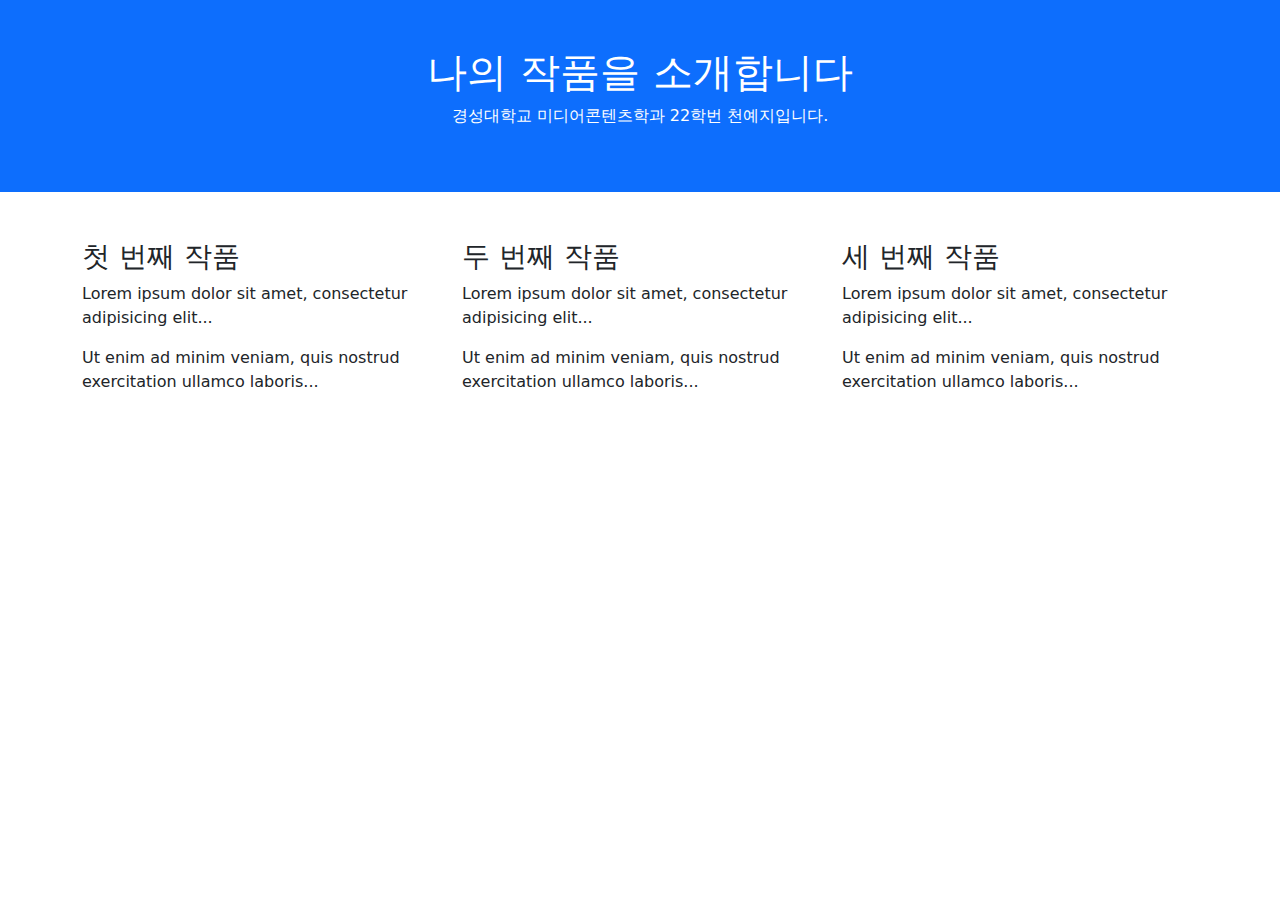
<file: index.html>
<!DOCTYPE html>
<html>
<head>
  <title>Bootstrap 5 Example</title>
  <meta charset="utf-8">
  <meta name="viewport" content="width=device-width, initial-scale=1">
  <link href="https://cdn.jsdelivr.net/npm/bootstrap@5.3.3/dist/css/bootstrap.min.css" rel="stylesheet">
  <script src="https://cdn.jsdelivr.net/npm/bootstrap@5.3.3/dist/js/bootstrap.bundle.min.js"></script>
</head>
<body>

<div class="container-fluid p-5 bg-primary text-white text-center">
  <h1>나의 작품을 소개합니다</h1>
  <p>경성대학교 미디어콘텐츠학과 22학번 천예지입니다.</p> 
</div>
  
<div class="container mt-5">
  <div class="row">
    <div class="col-sm-4">
      <h3>첫 번째 작품</h3>
      <p>Lorem ipsum dolor sit amet, consectetur adipisicing elit...</p>
      <p>Ut enim ad minim veniam, quis nostrud exercitation ullamco laboris...</p>
    </div>
    <div class="col-sm-4">
      <h3>두 번째 작품</h3>
      <p>Lorem ipsum dolor sit amet, consectetur adipisicing elit...</p>
      <p>Ut enim ad minim veniam, quis nostrud exercitation ullamco laboris...</p>
    </div>
    <div class="col-sm-4">
      <h3>세 번째 작품</h3>        
      <p>Lorem ipsum dolor sit amet, consectetur adipisicing elit...</p>
      <p>Ut enim ad minim veniam, quis nostrud exercitation ullamco laboris...</p>
    </div>
  </div>
</div>

</body>
</html>
</file>
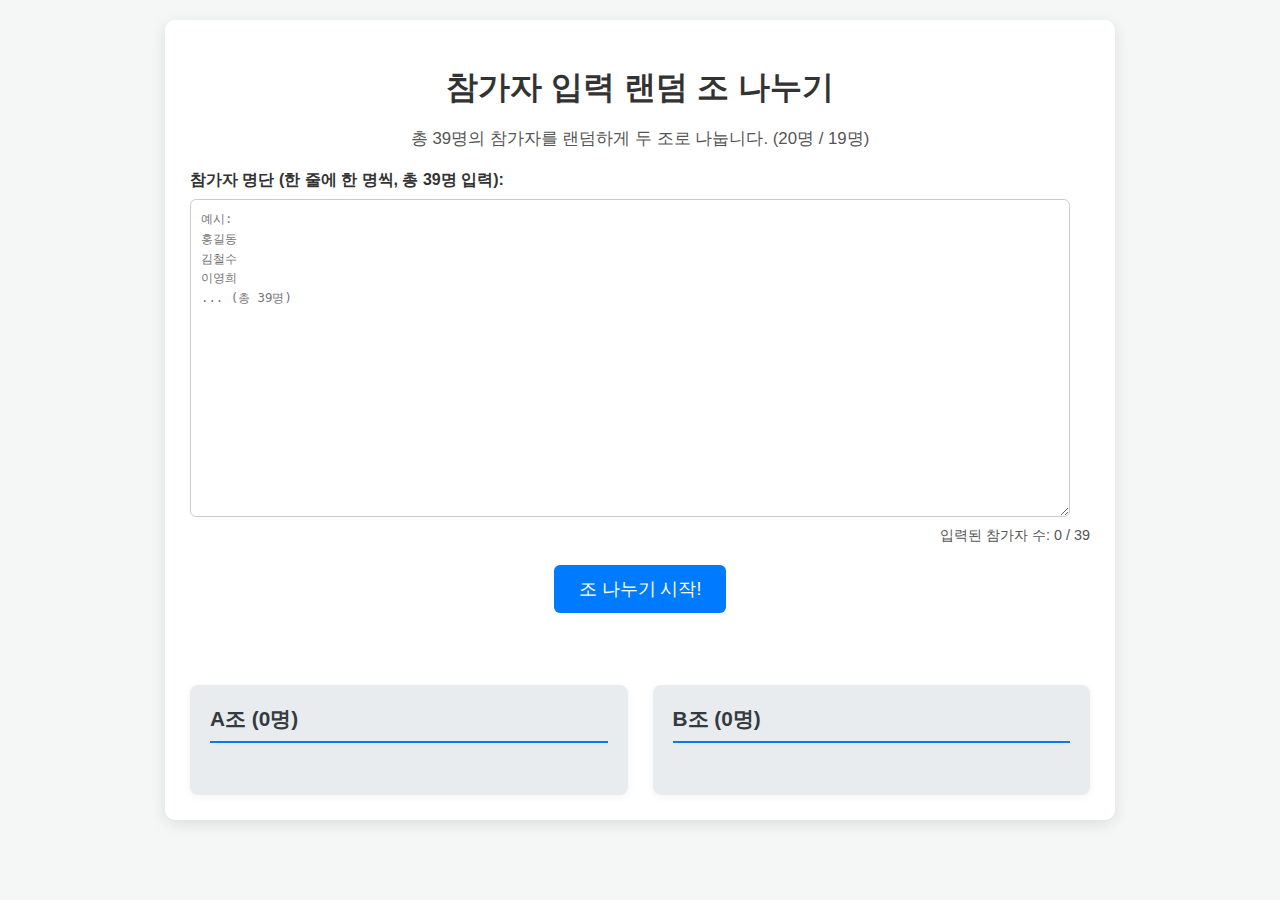
<file: game/index.html>
<!DOCTYPE html>
<html lang="ko">
<head>
    <meta charset="UTF-8">
    <meta name="viewport" content="width=device-width, initial-scale=1.0">
    <title>참가자 입력 랜덤 조 나누기 (39명)</title>
    <link rel="stylesheet" href="style.css">
</head>
<body>
    <div class="container">
        <h1>참가자 입력 랜덤 조 나누기</h1>
        <p>총 39명의 참가자를 랜덤하게 두 조로 나눕니다. (20명 / 19명)</p>

        <div class="input-area">
            <label for="participantNames">참가자 명단 (한 줄에 한 명씩, 총 39명 입력):</label>
            <textarea id="participantNames" rows="15" placeholder="예시:&#10;홍길동&#10;김철수&#10;이영희&#10;... (총 39명)"></textarea>
            <p id="nameCountStatus">입력된 참가자 수: 0 / 39</p>
        </div>

        <button id="divideButton">조 나누기 시작!</button>
        <p id="errorMessage" class="error-message"></p>

        <div class="teams-container">
            <div class="team">
                <h2 id="teamAName">A조 (0명)</h2>
                <ul id="teamAList"></ul>
            </div>
            <div class="team">
                <h2 id="teamBName">B조 (0명)</h2>
                <ul id="teamBList"></ul>
            </div>
        </div>
    </div>

    <script src="script.js"></script>
</body>
</html>
</file>
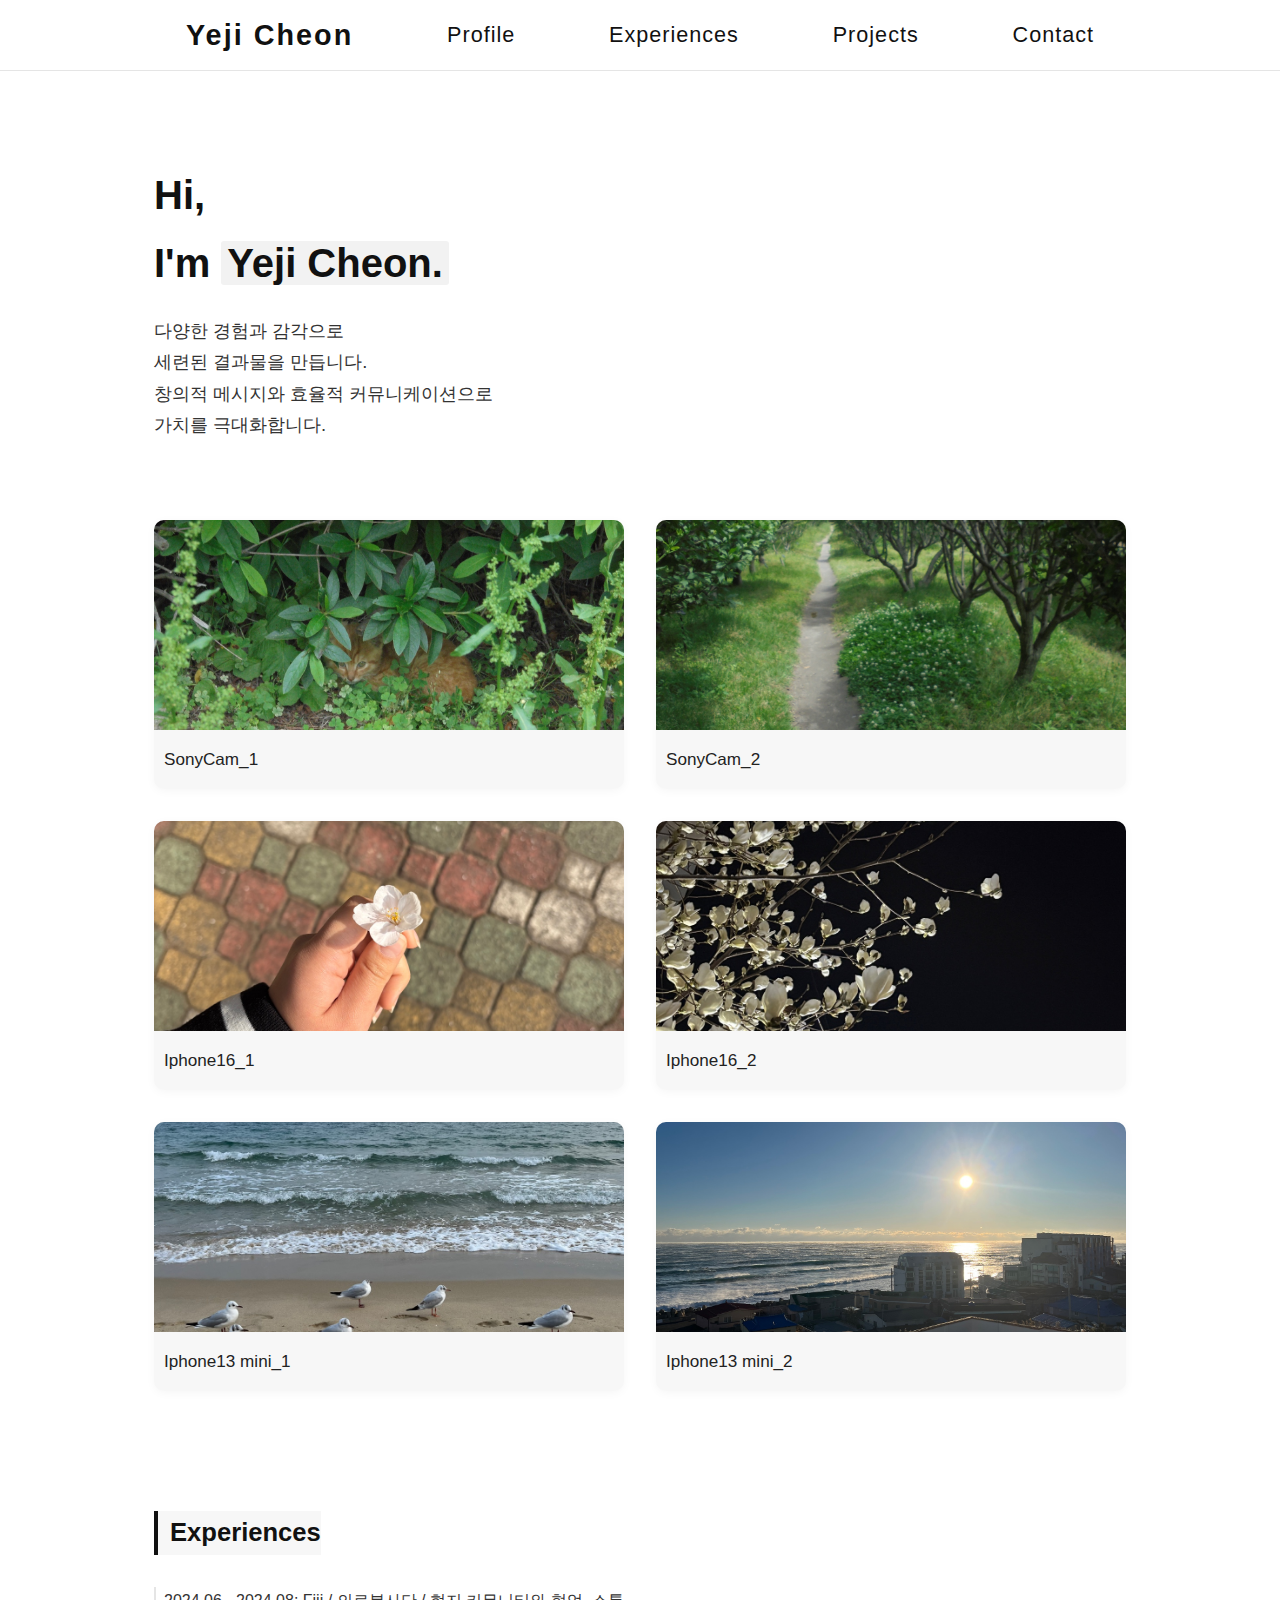
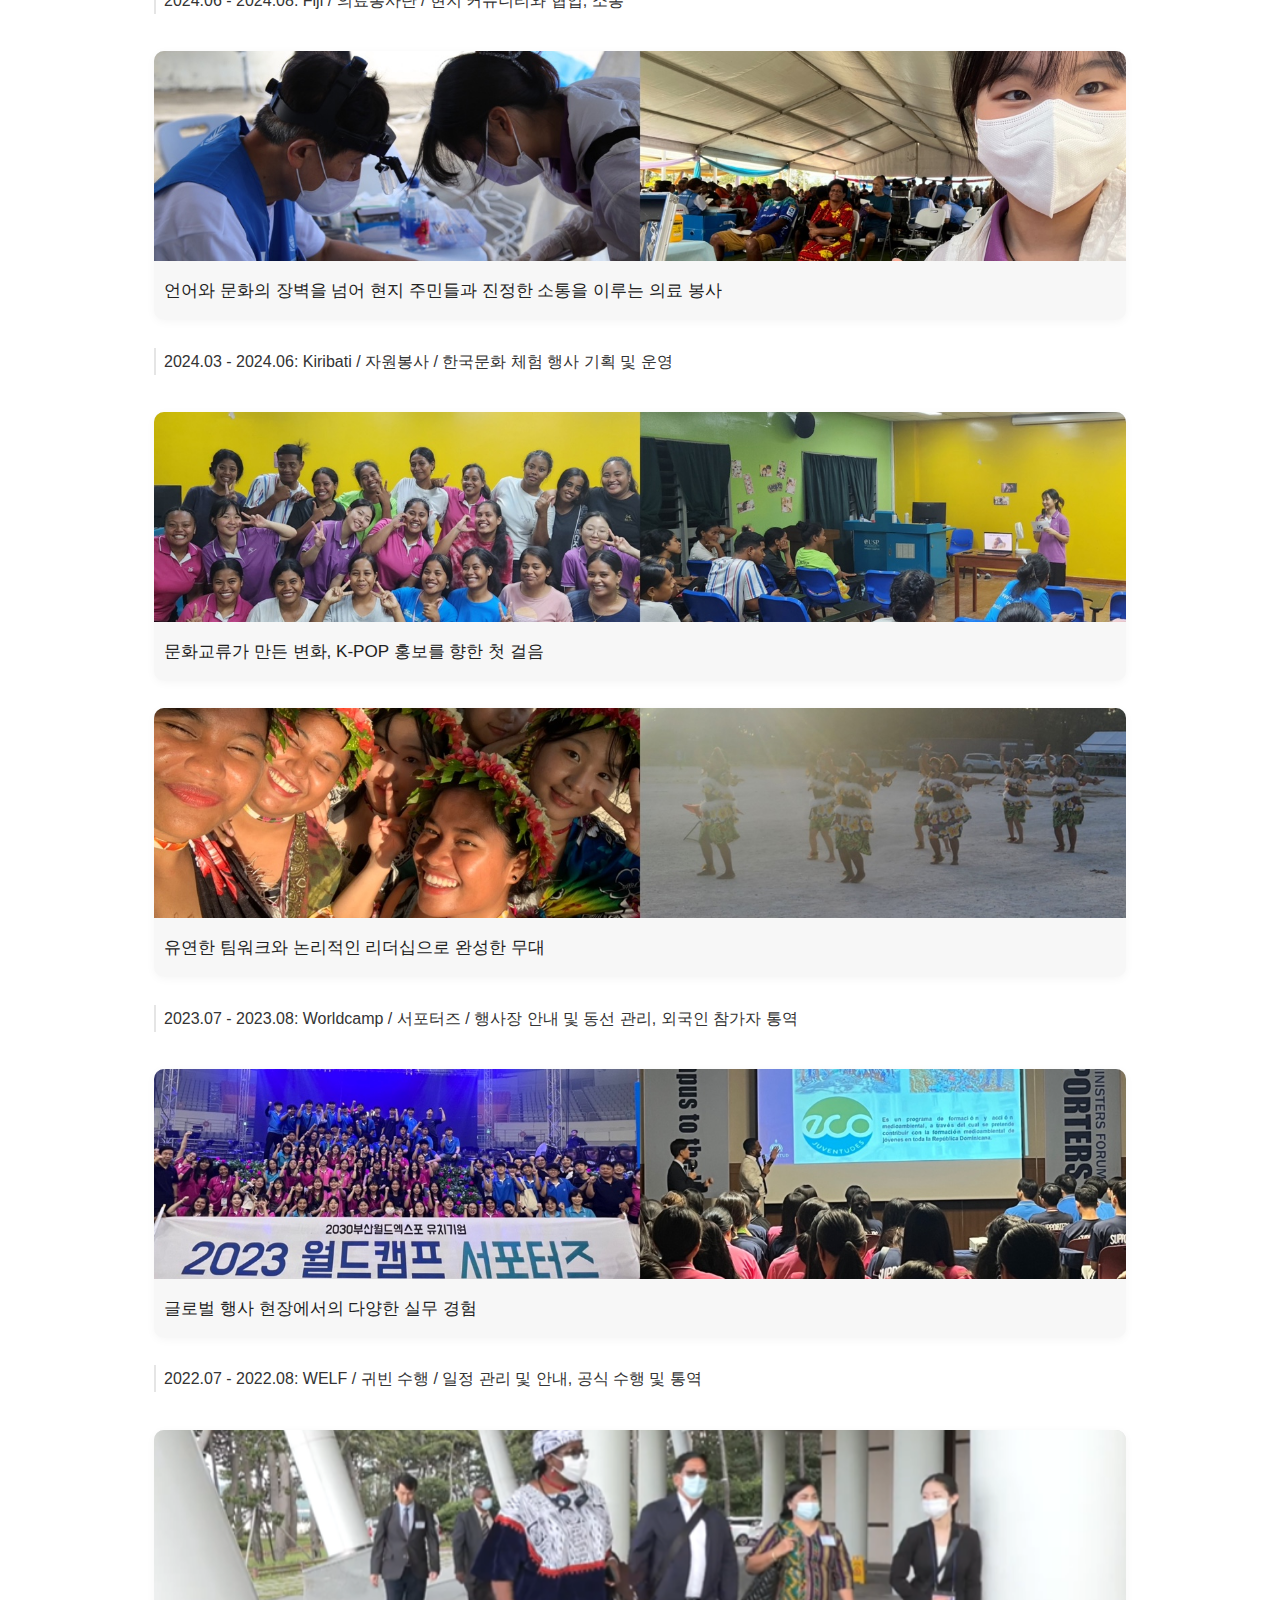
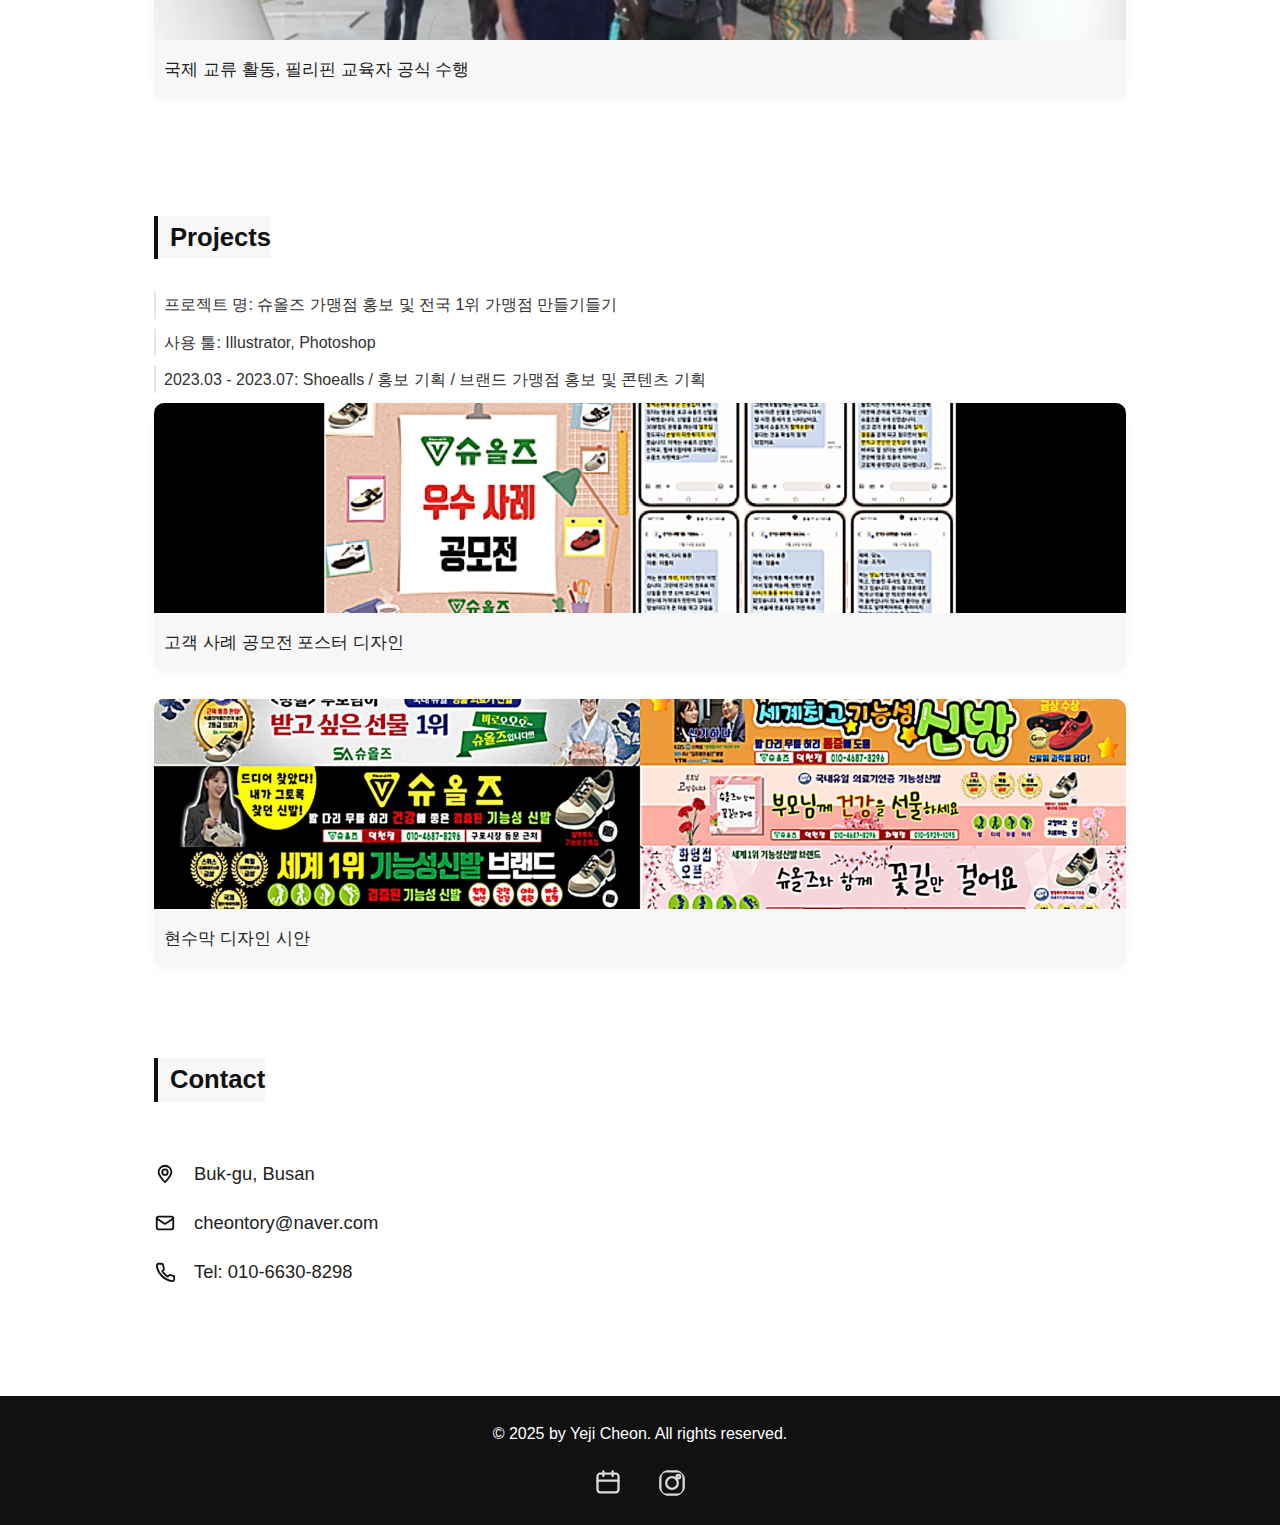
<file: 천예지 포트폴리오 웹사이트/index.html>
<!DOCTYPE html>
<html lang="ko">
<head>
  <meta charset="UTF-8">
  <meta name="viewport" content="width=device-width, initial-scale=1.0">
  <title>디자이너 포트폴리오</title>
  <link rel="stylesheet" href="style.css">
</head>
<body>
  <header>
    <nav class="main-nav">
      <a href="#" class="nav-logo">Yeji Cheon</a>
      <a href="profile.html">Profile</a>
      <a href="#experience">Experiences</a>
      <a href="#projects">Projects</a>
      <a href="#contact">Contact</a>
    </nav>
  </header>

  <main>
    <section class="hero">
      <div class="hero-text">
        <h1>Hi,<br>I'm <span class="highlight">Yeji Cheon.</span></h1>
        <p>
          다양한 경험과 감각으로<br>
          세련된 결과물을 만듭니다.<br>
          창의적 메시지와 효율적 커뮤니케이션으로<br>
          가치를 극대화합니다.
        </p>
      </div>
    </section>

    <section class="works">
      <div class="works-grid">
        <div class="work-item">
          <img src="cam1.jpg" alt="작품1">
          <div class="caption">SonyCam_1</div>
        </div>
        <div class="work-item">
          <img src="cam2.jpg" alt="작품2">
          <div class="caption">SonyCam_2</div>
        </div>
        <div class="work-item">
          <img src="Iphone16_1.jpg" alt="작품3">
          <div class="caption">Iphone16_1</div>
        </div>
        <div class="work-item">
          <img src="Iphone16_2.jpg" alt="작품4">
          <div class="caption">Iphone16_2</div>
        </div>
        <div class="work-item">
          <img src="Iphone13mini_1.jpg" alt="작품5">
          <div class="caption">Iphone13 mini_1</div>
        </div>
        <div class="work-item">
          <img src="Iphone13mini_2.jpg" alt="작품6">
          <div class="caption">Iphone13 mini_2</div>
        </div>
      </div>
    </section>

    <section id="experience" class="section">
      <h2>Experiences</h2>
      <ul class="experience-list">
        <li>2024.06 - 2024.08: Fiji / 의료봉사단 / 현지 커뮤니티와 협업, 소통</li><br>
        <div class="work-item">
          <img src="experience3.jpg" alt="경험3">
          <div class="caption">언어와 문화의 장벽을 넘어 현지 주민들과 진정한 소통을 이루는 의료 봉사</div>
        </div><br>
        <li>2024.03 - 2024.06: Kiribati / 자원봉사 / 한국문화 체험 행사 기획 및 운영</li><br>
        <div class="work-item">
          <img src="experience1.jpg" alt="경험1">
          <div class="caption">문화교류가 만든 변화, K-POP 홍보를 향한 첫 걸음</div>
        </div><br>
        
        <div class="work-item">
          <img src="experience2.jpg" alt="경험2">
          <div class="caption">유연한 팀워크와 논리적인 리더십으로 완성한 무대</div>
        </div><br>
        <li>2023.07 - 2023.08: Worldcamp / 서포터즈 / 행사장 안내 및 동선 관리, 외국인 참가자 통역</li><br>
        <div class="work-item">
          <img src="experience4.jpg" alt="경험4">
          <div class="caption">글로벌 행사 현장에서의 다양한 실무 경험</div>
        </div><br>
        <li>2022.07 - 2022.08: WELF / 귀빈 수행 / 일정 관리 및 안내, 공식 수행 및 통역</li><br>
        <div class="work-item">
          <img src="experience5.png" alt="경험5">
          <div class="caption">국제 교류 활동, 필리핀 교육자 공식 수행</div>
        </div><br>
      </ul>
    </section>

    <section id="projects" class="section">
      <h2>Projects</h2>
      <ul class="project-list">
        <li>프로젝트 명: 슈올즈 가맹점 홍보 및 전국 1위 가맹점 만들기들기</li>
        <li>사용 툴: Illustrator, Photoshop</li>
        <li>2023.03 - 2023.07: Shoealls / 홍보 기획 / 브랜드 가맹점 홍보 및 콘텐츠 기획</li>
      </ul>
      <div class="work-item">
          <img src="project1.jpg" alt="프로젝트1">
          <div class="caption">고객 사례 공모전 포스터 디자인</div>
        </div> <br>
        <div class="work-item">
          <img src="project2.jpg" alt="프로젝트2">
          <div class="caption">현수막 디자인 시안</div>
        </div>
    </section>

    <section id="contact" class="section">
  <h2>Contact</h2>
  <ul class="contact-info">
    <li>
      <!-- 주소 아이콘 -->
      <span class="icon">
        <svg width="22" height="22" fill="none" stroke="#111" stroke-width="2" stroke-linecap="round" stroke-linejoin="round" viewBox="0 0 24 24">
          <path d="M12 21c-4.5-5-7-8.1-7-11a7 7 0 1 1 14 0c0 2.9-2.5 6-7 11z"/>
          <circle cx="12" cy="10" r="3"/>
        </svg>
      </span>
      Buk-gu, Busan
    </li>
    <li>
      <!-- 이메일 아이콘 -->
      <span class="icon">
        <svg width="22" height="22" fill="none" stroke="#111" stroke-width="2" stroke-linecap="round" stroke-linejoin="round" viewBox="0 0 24 24">
          <rect x="3" y="5" width="18" height="14" rx="2"/>
          <polyline points="3 7 12 13 21 7"/>
        </svg>
      </span>
      cheontory@naver.com
    </li>
    <li>
      <!-- 전화 아이콘 -->
      <span class="icon">
        <svg width="22" height="22" fill="none" stroke="#111" stroke-width="2" stroke-linecap="round" stroke-linejoin="round" viewBox="0 0 24 24">
          <path d="M22 16.92v3a2 2 0 0 1-2.18 2A19.72 19.72 0 0 1 3.09 5.18 2 2 0 0 1 5 3h3a2 2 0 0 1 2 1.72c.13 1.07.37 2.12.72 3.13a2 2 0 0 1-.45 2.11L9.1 11.1a16 16 0 0 0 5.9 5.9l1.13-1.13a2 2 0 0 1 2.11-.45c1.01.35 2.06.59 3.13.72A2 2 0 0 1 22 16.92z"/>
        </svg>
      </span>
      Tel: 010-6630-8298
    </li>
  </ul>
</section>

  </main>
<footer>
  <p>&copy; 2025 by Yeji Cheon. All rights reserved.</p>
  <div class="footer-links">
    <a href="https://m.blog.naver.com/yyexee" target="_blank" aria-label="블로그">
      <!-- 블로그 아이콘 (예: 심플 북 아이콘) -->
      <svg width="28" height="28" fill="none" stroke="#fff" stroke-width="2" stroke-linecap="round" stroke-linejoin="round" viewBox="0 0 24 24">
        <rect x="3" y="4" width="18" height="16" rx="2" />
        <path d="M16 2v4M8 2v4M3 10h18" />
      </svg>
    </a>
    <a href="https://www.instagram.com/_yyexee_?igsh=NWEzdnU5cWFpODQ3&utm_source=qr" target="_blank" aria-label="인스타그램">
      <!-- 인스타그램 아이콘 -->
      <svg width="28" height="28" fill="none" stroke="#fff" stroke-width="2" stroke-linecap="round" stroke-linejoin="round" viewBox="0 0 24 24">
        <rect x="2" y="2" width="20" height="20" rx="5" />
        <circle cx="12" cy="12" r="5" />
        <circle cx="17.5" cy="6.5" r="1.5" />
      </svg>
    </a>
  </div>
</footer>


</body>
</html>
</file>
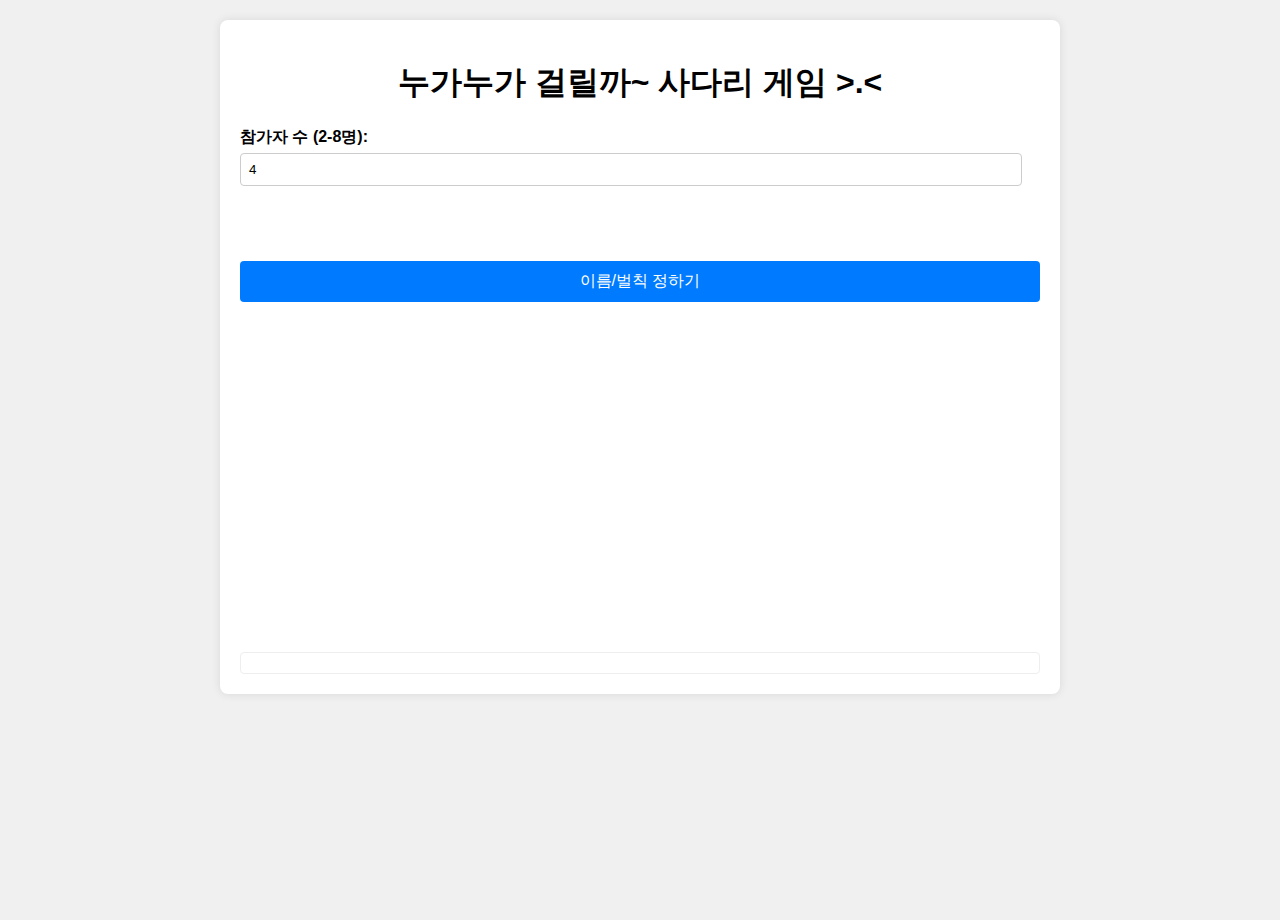
<file: game.html>
<!DOCTYPE html>
<html lang="ko">
<head>
    <meta charset="UTF-8">
    <meta name="viewport" content="width=device-width, initial-scale=1.0">
    <title>자바스크립트 사다리 게임</title>
    <link rel="stylesheet" href="game.css">
</head>
<body>
    <div class="container">
        <h1>누가누가 걸릴까~ 사다리 게임 >.<</h1>

        <div class="setup-area">
            <div class="input-group">
                <label for="player-count">참가자 수 (2-8명):</label>
                <input type="number" id="player-count" value="4" min="2" max="8">
            </div>

            <div id="player-names-area">
                </div>

            <div id="results-area">
                </div>

            <button id="generate-inputs-button">이름/벌칙 정하기</button>
            <button id="start-game-button" style="display:none;">게임 시작 & 사다리 그리기</button>
        </div>

        <div id="ladder-container">
            </div>

        <div id="game-result-area">
            </div>
    </div>

    <script src="game.js"></script>
</body>
</html>
</file>
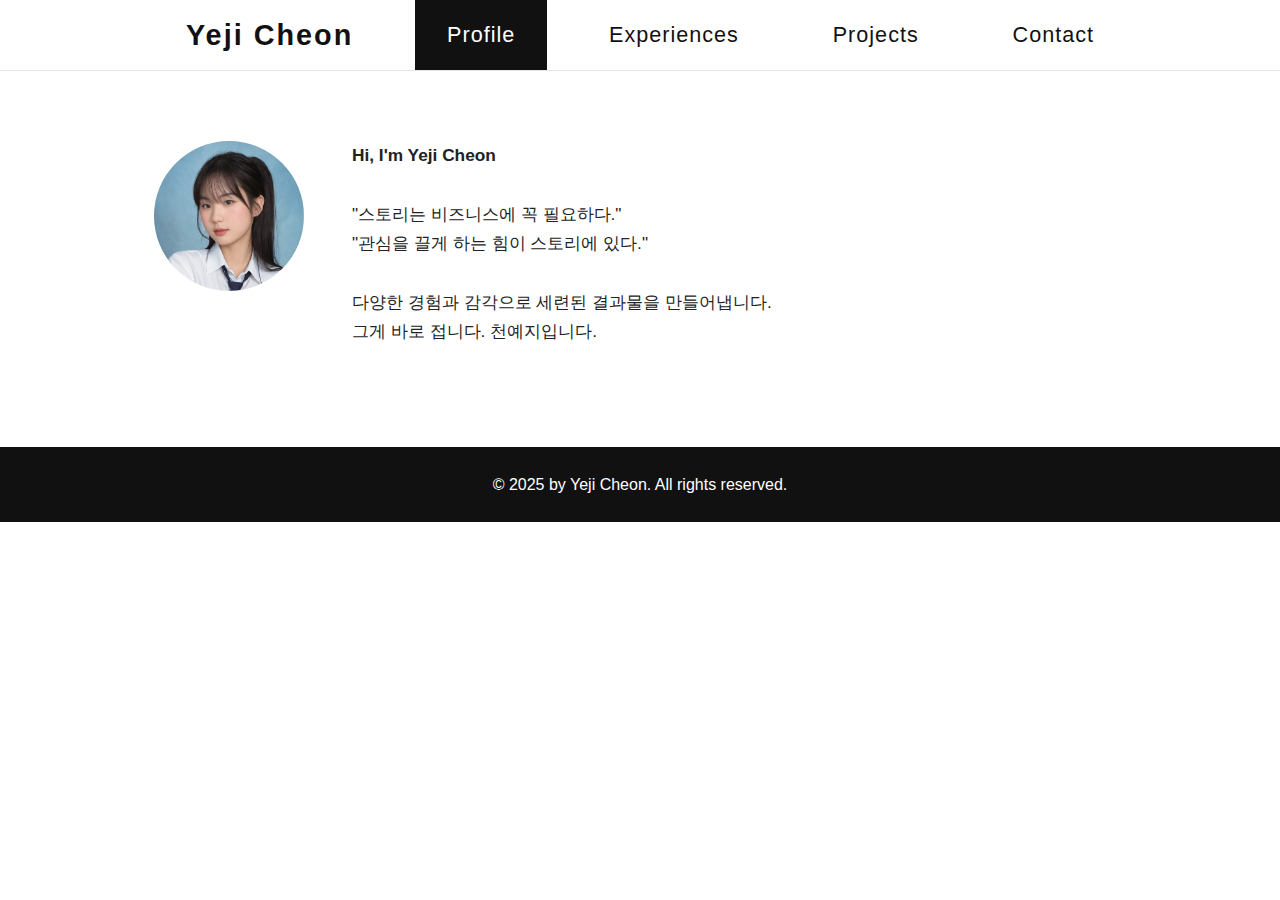
<file: 천예지 포트폴리오 웹사이트/profile.html>
<!DOCTYPE html>
<html lang="ko">
<head>
  <meta charset="UTF-8">
  <meta name="viewport" content="width=device-width, initial-scale=1.0">
  <title>프로필 | 디자이너 포트폴리오</title>
  <link rel="stylesheet" href="style.css">
</head>
<body>
  <header>
    <nav class="main-nav">
      <a href="index.html" class="nav-logo">Yeji Cheon</a>
      <a href="profile.html" class="active">Profile</a>
      <a href="index.html#experience">Experiences</a>
      <a href="index.html#projects">Projects</a>
      <a href="index.html#contact">Contact</a>
    </nav>
  </header>
  <main>
    <section class="profile-section">
      <div class="profile-content">
        <img src="profile1.jpg" alt="프로필 사진" class="profile-photo">
        <div>
          <p><strong>Hi, I'm Yeji Cheon</strong></p>
          <p><br>
            "스토리는 비즈니스에 꼭 필요하다."<br>
            "관심을 끌게 하는 힘이 스토리에 있다."<br>
              <br>
            다양한 경험과 감각으로 세련된 결과물을 만들어냅니다.<br>
            그게 바로 접니다. 천예지입니다.
          </p>
        </div>
      </div>
    </section>
  </main>
  <footer>
    <p>&copy; 2025 by Yeji Cheon. All rights reserved.</p>
  </footer>
</body>
</html>
</file>
<file: game/style.css>
body {
    font-family: 'Segoe UI', Tahoma, Geneva, Verdana, sans-serif;
    display: flex;
    justify-content: center;
    align-items: flex-start;
    min-height: 100vh;
    background-color: #f4f7f6;
    margin: 0;
    padding: 20px;
    box-sizing: border-box;
}

.container {
    background-color: #ffffff;
    padding: 25px; /* 패딩 조정 */
    border-radius: 10px;
    box-shadow: 0 4px 15px rgba(0, 0, 0, 0.1);
    text-align: center;
    width: 100%;
    max-width: 900px; /* 최대 너비 증가 */
}

h1 {
    color: #333;
    margin-bottom: 10px;
}

p {
    color: #555;
    margin-bottom: 20px;
    font-size: 1.05em; /* 약간 작게 조정 */
}

.input-area {
    margin-bottom: 20px;
    text-align: left;
}

.input-area label {
    display: block;
    margin-bottom: 8px;
    font-weight: bold;
    color: #333;
}

textarea {
    width: calc(100% - 20px); /* 패딩 고려 */
    padding: 10px;
    border: 1px solid #ccc;
    border-radius: 6px;
    font-size: 0.95em;
    line-height: 1.6;
    box-sizing: border-box;
    resize: vertical; /* 세로 크기만 조절 가능 */
}

#nameCountStatus {
    font-size: 0.9em;
    color: #555;
    margin-top: 5px;
    text-align: right;
}

button {
    background-color: #007bff;
    color: white;
    border: none;
    padding: 12px 25px;
    font-size: 1.1em;
    border-radius: 6px;
    cursor: pointer;
    transition: background-color 0.3s ease, transform 0.2s ease;
    margin-bottom: 15px; /* 하단 마진 조정 */
}

button:hover {
    background-color: #0056b3;
    transform: translateY(-2px);
}

button:active {
    transform: translateY(0);
}

.error-message {
    color: red;
    font-weight: bold;
    min-height: 1.2em; /* 메시지 없을 때 공간 유지 */
    margin-bottom: 15px;
}

.teams-container {
    display: flex;
    justify-content: space-around;
    align-items: flex-start;
    gap: 25px; /* 팀 간 간격 증가 */
    text-align: left;
    margin-top: 20px; /* 상단 마진 추가 */
}

.team {
    background-color: #e9ecef;
    padding: 20px;
    border-radius: 8px;
    width: 48%;
    box-shadow: 0 2px 8px rgba(0,0,0,0.05);
}

.team h2 {
    color: #343a40;
    margin-top: 0;
    margin-bottom: 15px;
    border-bottom: 2px solid #007bff;
    padding-bottom: 8px;
    font-size: 1.3em; /* 약간 작게 조정 */
}

.team ul {
    list-style-type: none;
    padding: 0;
    max-height: 450px; /* 최대 높이 증가 */
    overflow-y: auto;
}

.team li {
    background-color: #fff;
    padding: 10px;
    margin-bottom: 8px;
    border-radius: 4px;
    border: 1px solid #ddd;
    color: #495057;
    font-size: 0.95em; /* 약간 작게 조정 */
    word-break: break-all; /* 긴 이름 줄바꿈 */
}

/* 스크롤바 스타일 (선택적) */
.team ul::-webkit-scrollbar {
    width: 8px;
}
.team ul::-webkit-scrollbar-track {
    background: #f1f1f1;
    border-radius: 10px;
}
.team ul::-webkit-scrollbar-thumb {
    background: #007bff;
    border-radius: 10px;
}
.team ul::-webkit-scrollbar-thumb:hover {
    background: #0056b3;
}
</file>
<file: game.css>
body {
    font-family: sans-serif;
    display: flex;
    justify-content: center;
    align-items: flex-start; /* 상단 정렬 */
    min-height: 100vh;
    margin: 0;
    background-color: #f0f0f0;
    padding-top: 20px; /* 상단 여백 추가 */
}

.container {
    background-color: white;
    padding: 20px;
    border-radius: 8px;
    box-shadow: 0 0 10px rgba(0,0,0,0.1);
    text-align: center;
    width: 90%;
    max-width: 800px;
}

.setup-area {
    margin-bottom: 20px;
    display: flex;
    flex-direction: column;
    gap: 15px; /* 그룹 간 간격 */
}

.input-group {
    display: flex;
    flex-direction: column; /* 레이블과 인풋을 수직으로 */
    align-items: flex-start; /* 왼쪽 정렬 */
    margin-bottom: 10px;
}

.input-group label {
    margin-bottom: 5px;
    font-weight: bold;
}

.input-group input[type="text"],
.input-group input[type="number"] {
    padding: 8px;
    border: 1px solid #ccc;
    border-radius: 4px;
    width: calc(100% - 18px); /* 패딩과 테두리 고려 */
    box-sizing: border-box;
}

#player-names-area, #results-area {
    display: grid;
    grid-template-columns: repeat(auto-fill, minmax(120px, 1fr)); /* 반응형 그리드 */
    gap: 10px;
    margin-bottom:10px;
}


button {
    padding: 10px 15px;
    background-color: #007bff;
    color: white;
    border: none;
    border-radius: 4px;
    cursor: pointer;
    font-size: 16px;
    transition: background-color 0.3s ease;
}

button:hover {
    background-color: #0056b3;
}

#start-game-button {
    background-color: #28a745;
}
#start-game-button:hover {
    background-color: #1e7e34;
}


#ladder-container {
    margin-top: 20px;
    position: relative; /* 자식 요소들의 absolute 포지셔닝 기준 */
    display: flex;
    justify-content: space-around; /* 세로줄 간격 동일하게 */
    min-height: 300px; /* 사다리 최소 높이 */
    margin-bottom: 20px;
}

.player-label, .result-label {
    position: absolute; /* ladder-container 기준 */
    width: 80px; /* 너비 고정 */
    text-align: center;
    font-weight: bold;
    overflow: hidden;
    text-overflow: ellipsis;
    white-space: nowrap;
}

.player-label {
    top: -25px; /* 사다리 상단에 위치 */
}

.result-label {
    bottom: -25px; /* 사다리 하단에 위치 */
}


.vertical-line {
    width: 4px;
    background-color: #333;
    height: 100%; /* 부모 #ladder-container 높이에 맞춤 */
    position: absolute; /* ladder-container 내부에서 위치 조정 */
}

.horizontal-line {
    height: 4px;
    background-color: #555;
    position: absolute; /* ladder-container 내부에서 위치 조정 */
}

/* 경로 하이라이팅을 위한 스타일 */
.path {
    background-color: red !important;
    z-index: 1; /* 다른 선들보다 위에 표시 */
}

#game-result-area {
    margin-top: 30px;
    padding: 10px;
    border: 1px solid #eee;
    border-radius: 4px;
}
#game-result-area p {
    margin: 5px 0;
    font-size: 1em;
}
#game-result-area .result-item {
    cursor: pointer;
    padding: 5px;
    border-radius: 3px;
}
#game-result-area .result-item:hover {
    background-color: #e9e9e9;
}
</file>
<file: 천예지 포트폴리오 웹사이트/style.css>
/* Reset */
* { margin: 0; padding: 0; box-sizing: border-box; }

body {
  font-family: 'Noto Sans KR', Arial, sans-serif;
  color: #111;
  background: #fff;
  line-height: 1.7;
}

a { color: inherit; text-decoration: none; }

header {
  background: #fff;
  border-bottom: 1px solid #e5e5e5;
  position: sticky;
  top: 0;
  z-index: 100;
}

.main-nav {
  display: flex;
  justify-content: space-between;
  align-items: center;
  max-width: 1100px;
  margin: 0 auto;
  height: 70px;
  padding: 0 5%;
  gap: 0;
}

.main-nav a {
  color: #111;
  font-weight: 500;
  font-size: 1.35rem;  /* 폰트 크기 키움 */
  padding: 0 32px;
  letter-spacing: 1px;
  transition: color 0.2s;
  height: 70px;
  display: flex;
  align-items: center;
}

.main-nav .nav-logo {
  font-size: 1.8rem;   /* 로고 폰트 크기 더 큼 */
  font-weight: bold;
  padding: 0 32px;
  letter-spacing: 2px;
}

.main-nav a.active,
.main-nav a:hover {
  color: #fff;
  background: #111;
}

main { max-width: 1100px; margin: 0 auto; padding: 0 5%; }

.hero {
  padding: 90px 0 50px 0;
  display: flex;
  align-items: flex-start;
  background: #fff;
}

.hero-text {
  max-width: 600px;
  text-align: left;
}

.hero h1 {
  font-size: 2.5rem;
  margin-bottom: 18px;
  font-weight: bold;
  color: #111;
}

.hero .highlight {
  color: #111;
  background: #f2f2f2;
  padding: 0 6px;
  border-radius: 3px;
}

.hero p {
  font-size: 1.15rem;
  color: #333;
  margin-bottom: 0;
}

.works {
  margin: 30px 0 60px 0;
}

.works-grid {
  display: grid;
  grid-template-columns: repeat(2, 1fr);
  gap: 32px;
}

.work-item {
  background: #f7f7f7;
  border-radius: 10px;
  overflow: hidden;
  box-shadow: 0 2px 10px rgba(0,0,0,0.04);
  transition: box-shadow 0.2s, transform 0.2s;
}

.work-item:hover {
  box-shadow: 0 6px 24px rgba(0,0,0,0.09);
  transform: translateY(-5px) scale(1.02);
}

.work-item img {
  width: 100%;
  height: 210px;
  object-fit: cover;
  display: block;
  background: #e5e5e5;
}

.caption {
  padding: 15px 10px;
  text-align: left;
  font-weight: 500;
  color: #222;
  font-size: 1.07rem;
}

.section {
  padding: 60px 0 30px 0;
}

.section h2 {
  font-size: 1.6rem;
  font-weight: bold;
  margin-bottom: 20px;
  color: #111;
  border-left: 4px solid #111;
  padding-left: 12px;
  background: #f7f7f7;
  display: inline-block;
}

.experience-list,
.project-list {
  list-style: none;
  margin-top: 12px;
  color: #333;
}

.experience-list li,
.project-list li {
  margin-bottom: 10px;
  padding-left: 8px;
  border-left: 2px solid #e5e5e5;
}

.contact-form {
  max-width: 400px;
  margin: 0;
  display: flex;
  flex-direction: column;
  gap: 14px;
}

.contact-form input,
.contact-form textarea {
  padding: 12px;
  border: 1px solid #bbb;
  border-radius: 6px;
  background: #fafafa;
  font-size: 1rem;
  color: #111;
}

.contact-form textarea {
  min-height: 90px;
  resize: vertical;
}

.contact-form button {
  background: #111;
  color: #fff;
  border: none;
  padding: 12px;
  border-radius: 6px;
  font-size: 1.08rem;
  cursor: pointer;
  transition: background 0.2s;
  font-weight: 500;
}

.contact-form button:hover {
  background: #333;
}

footer {
  background: #111;
  color: #fff;
  text-align: center;
  padding: 24px 0;
  font-size: 1rem;
  margin-top: 60px;
}

.profile-section {
  padding: 70px 0 40px 0;
}

.profile-section h1 {
  font-size: 2rem;
  margin-bottom: 30px;
  color: #111;
  border-left: 5px solid #111;
  padding-left: 12px;
  background: #f7f7f7;
  display: inline-block;
}

.profile-content {
  display: flex;
  align-items: flex-start;
  gap: 38px;
}

.profile-photo {
  width: 150px;
  height: 150px;
  object-fit: cover;
  border-radius: 50%;
  background: #e5e5e5;
  margin-right: 10px;
}

.profile-content div {
  font-size: 1.08rem;
  color: #222;
}

@media (max-width: 900px) {
  .main-nav {
    padding: 0 2%;
  }
  main { padding: 0 2%; }
  .works-grid { gap: 18px; }
}

@media (max-width: 700px) {
  .works-grid {
    grid-template-columns: 1fr;
    gap: 18px;
  }
  .profile-content {
    flex-direction: column;
    align-items: center;
    gap: 20px;
  }
  .profile-photo {
    margin-bottom: 18px;
  }
}

@media (max-width: 500px) {
  .main-nav {
    flex-direction: column;
    height: auto;
    padding: 0 1%;
  }
  .main-nav a, .main-nav .nav-logo {
    padding: 0 12px;
    height: 48px;
    font-size: 1.1rem; /* 모바일에서도 살짝 더 크게 */
  }
  .hero h1 { font-size: 1.3rem; }
  .hero-text { max-width: 100%; }
}
.footer-links {
  margin-top: 18px;
  display: flex;
  justify-content: center;
  gap: 28px;
}

.footer-links a {
  display: inline-flex;
  align-items: center;
  transition: transform 0.2s, opacity 0.2s;
  opacity: 0.85;
}

.footer-links a:hover {
  transform: scale(1.15);
  opacity: 1;
}

.footer-links svg {
  display: block;
  width: 28px;
  height: 28px;
  stroke: #fff;
  background: #111;
  border-radius: 50%;
  padding: 4px;
  box-sizing: content-box;
}
.contact-info {
  list-style: none;
  padding: 0;
  margin: 36px 0 0 0;
}

.contact-info li {
  display: flex;
  align-items: center;
  font-size: 1.15rem;
  color: #222;
  margin-bottom: 18px;
  gap: 10px;
}

.contact-info .icon {
  display: flex;
  align-items: center;
  justify-content: center;
  margin-right: 8px;
}
</file>
